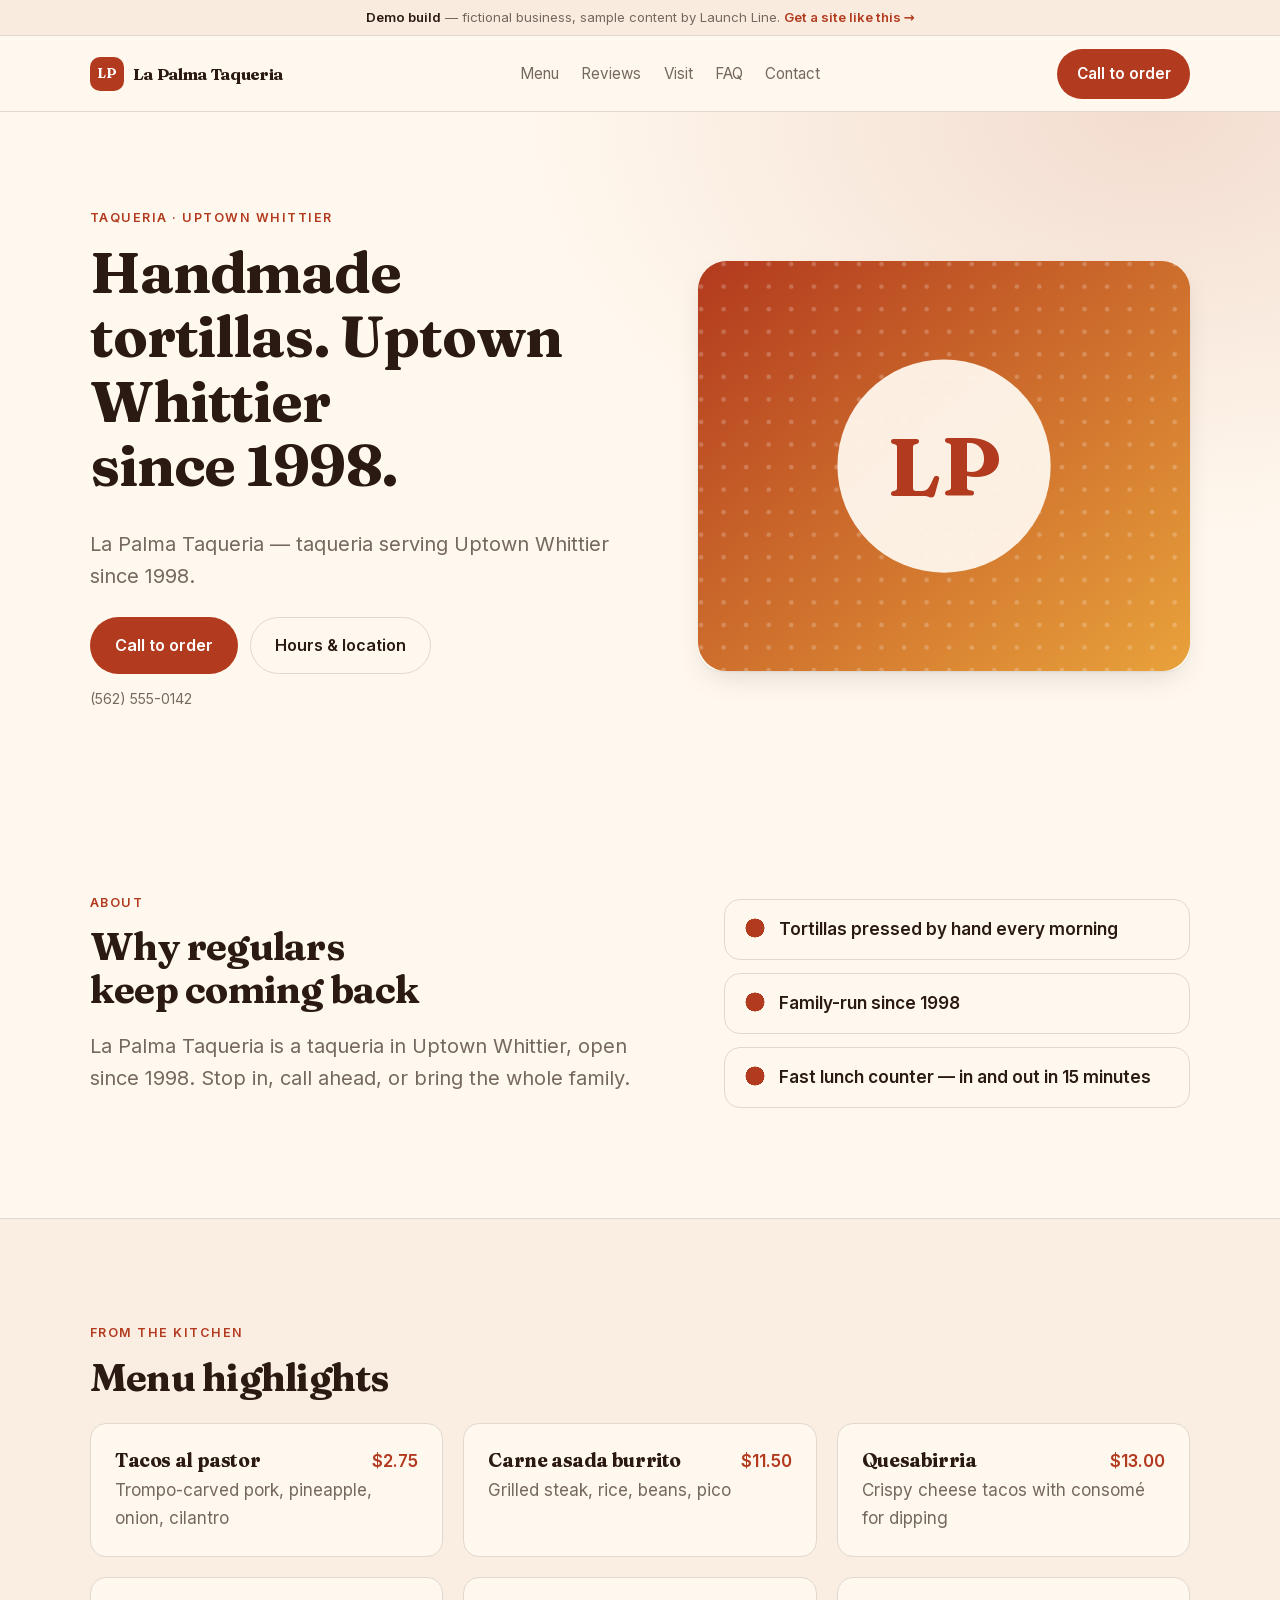
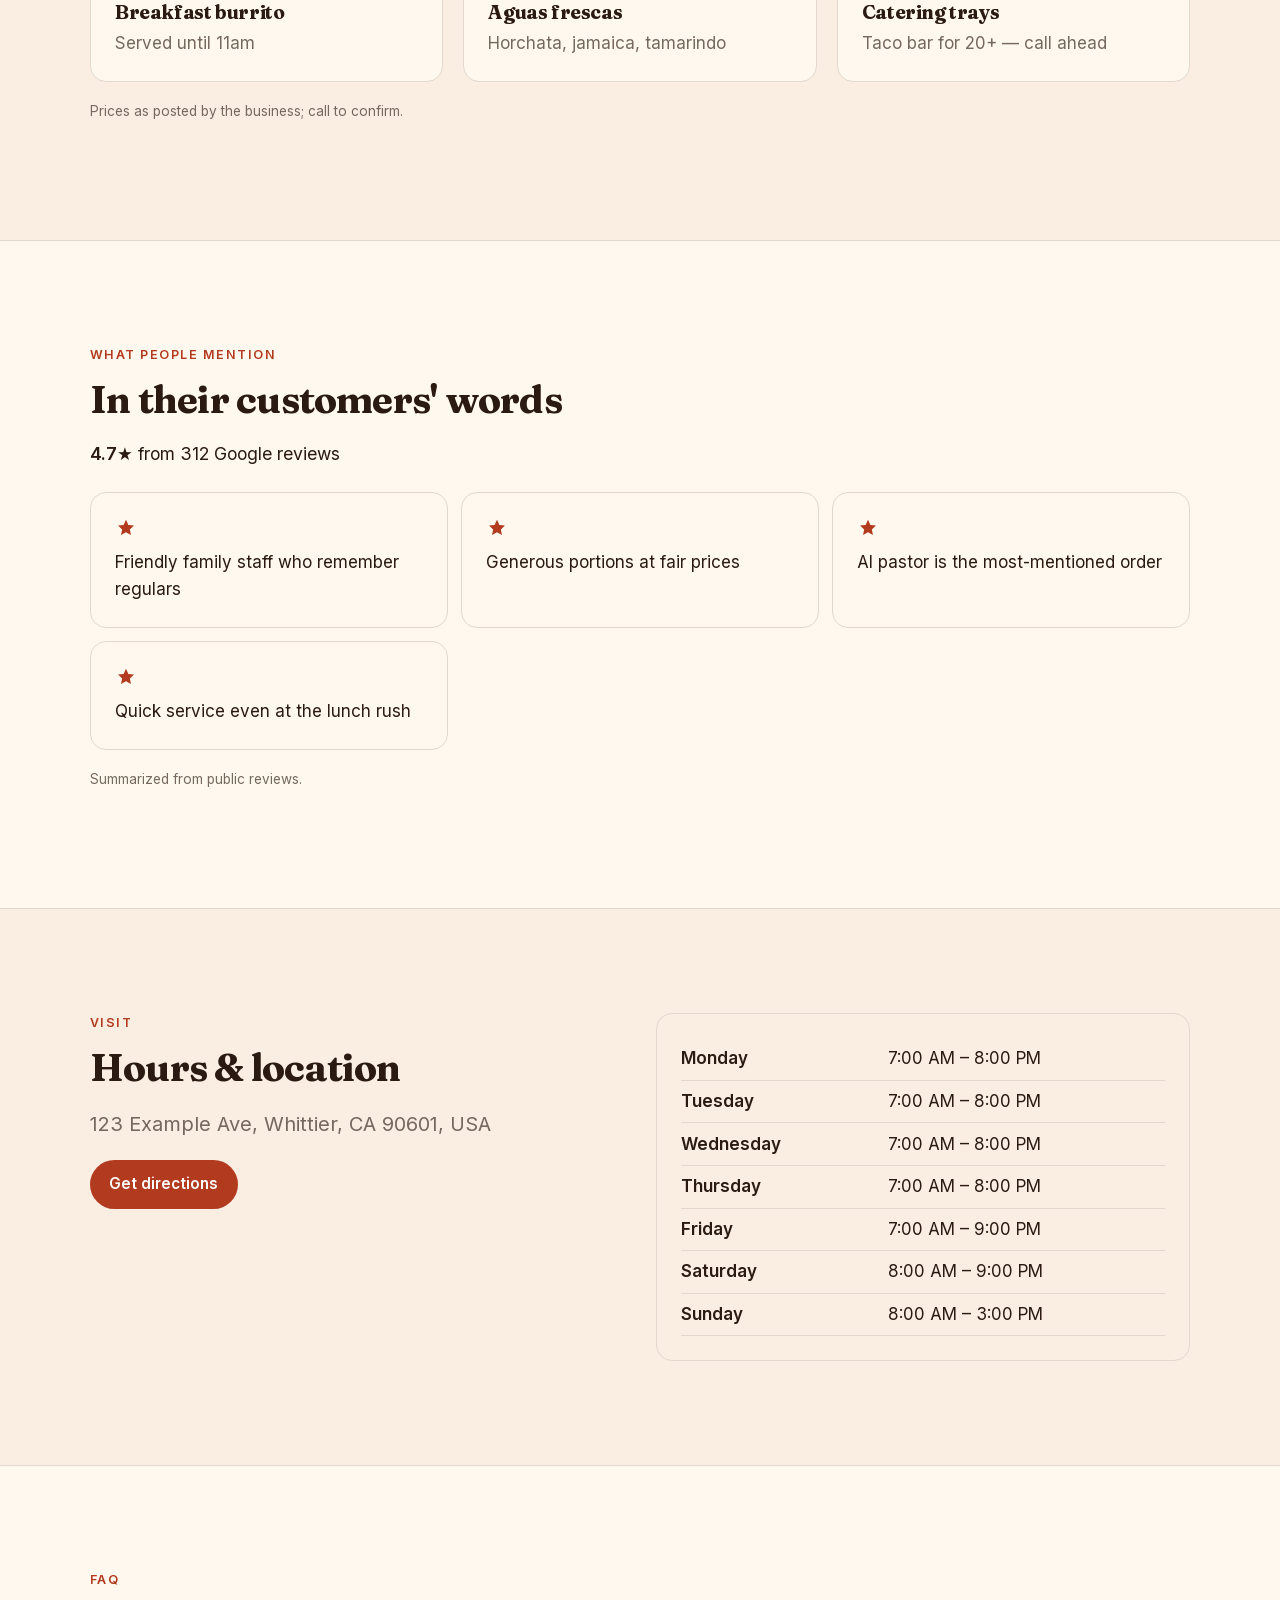
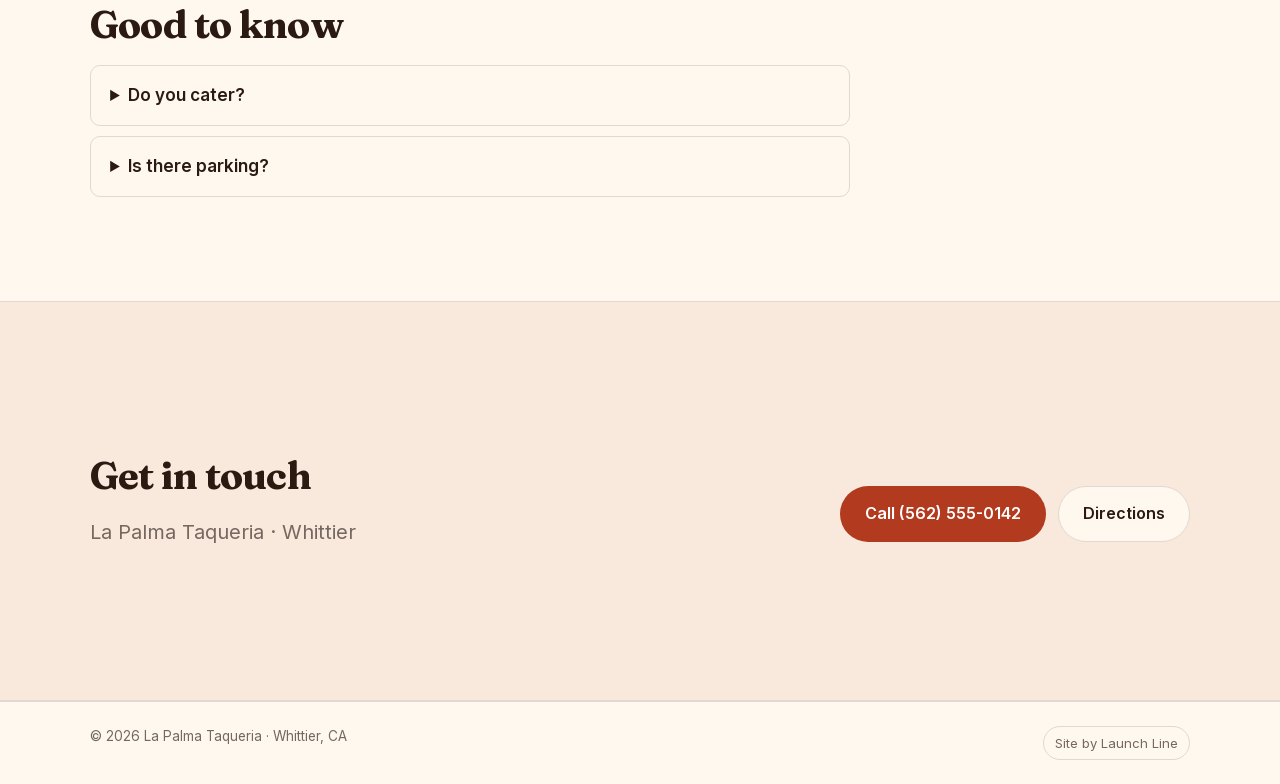
<file: demo-la-palma-taqueria/index.html>
<!doctype html>
<html lang="en">
<head>
<meta charset="utf-8">
<meta name="viewport" content="width=device-width, initial-scale=1">
<title>La Palma Taqueria · Taqueria in Whittier</title>
<meta name="description" content="La Palma Taqueria — taqueria serving Uptown Whittier since 1998.">
<meta name="robots" content="noindex, nofollow">
<meta name="theme-color" content="#B23A1E">
<meta property="og:type" content="website">
<meta property="og:title" content="La Palma Taqueria · Taqueria in Whittier">
<meta property="og:description" content="La Palma Taqueria — taqueria serving Uptown Whittier since 1998.">
<meta property="og:image" content="https://multosakalye.github.io/lwc-previews/demo-la-palma-taqueria/og.png">
<meta name="twitter:card" content="summary_large_image">
<link rel="icon" href="favicon.svg" type="image/svg+xml">
<link rel="stylesheet" href="assets/fonts.css">
<link rel="stylesheet" href="assets/base.css">
<link rel="stylesheet" href="assets/site.css">
<script type="application/ld+json">{"@context": "https://schema.org", "@type": "Restaurant", "name": "La Palma Taqueria", "address": {"@type": "PostalAddress", "addressLocality": "Whittier", "addressRegion": "CA", "addressCountry": "US", "streetAddress": "123 Example Ave"}, "telephone": "+1 562-555-0142", "geo": {"@type": "GeoCoordinates", "latitude": 33.979, "longitude": -118.032}, "url": "https://multosakalye.github.io/lwc-previews/demo-la-palma-taqueria/"}</script>
</head>
<body>
<a class="skip" href="#main">Skip to content</a>
<div class="demo-strip" role="note"><strong>Demo build</strong> — fictional business, sample content by Launch Line. <a href="https://multosakalye.github.io/launch-line/">Get a site like this →</a></div>
<nav class="nav" aria-label="Main"><div class="container nav-inner"><a class="brand" href="#hero"><span class="brand-mono" aria-hidden="true">LP</span>La Palma Taqueria</a>
<ul class="nav-links"><li><a href="#menu">Menu</a></li><li><a href="#reviews-themes">Reviews</a></li><li><a href="#hours-location">Visit</a></li><li><a href="#faq">FAQ</a></li><li><a href="#contact">Contact</a></li></ul><a class="btn btn-primary nav-cta" href="tel:+15625550142">Call to order</a></div></nav>
<main id="main">
<header class="hero" id="hero"><div class="container hero-inner"><div>
<p class="eyebrow">Taqueria · Uptown Whittier</p><h1>Handmade tortillas. Uptown Whittier since 1998.</h1><p class="lead">La Palma Taqueria — taqueria serving Uptown Whittier since 1998.</p>
<div class="hero-cta"><a class="btn btn-primary btn-lg" href="tel:+15625550142">Call to order</a><a class="btn btn-ghost btn-lg" href="#hours-location">Hours &amp; location</a></div>
<p class="hero-note">(562) 555-0142</p></div><div class="hero-media"><svg class="art" viewBox="0 0 480 400" role="img" aria-label="La Palma Taqueria brand artwork"><defs><pattern id="p" width="22" height="22" patternUnits="userSpaceOnUse"><circle cx="3" cy="3" r="2.2" fill="var(--accent-contrast)" opacity=".22"/></pattern><linearGradient id="g" x1="0" y1="0" x2="1" y2="1"><stop offset="0" stop-color="var(--accent)"/><stop offset="1" stop-color="var(--secondary)"/></linearGradient></defs><rect width="480" height="400" rx="28" fill="url(#g)"/><rect width="480" height="400" rx="28" fill="url(#p)"/><circle cx="240" cy="200" r="104" fill="var(--bg)" opacity=".94"/><text x="240" y="200" text-anchor="middle" dominant-baseline="central" font-family="var(--font-head)" font-size="80" font-weight="700" fill="var(--accent-ink)">LP</text></svg></div></div></header><section class="section" id="about"><div class="container about">
<div><p class="eyebrow">About</p><h2>Why regulars keep coming back</h2><p class="lead">La Palma Taqueria is a taqueria in Uptown Whittier, open since 1998. Stop in, call ahead, or bring the whole family.</p></div>
<ul class="points"><li class="card"><span class="tick" aria-hidden="true"></span>Tortillas pressed by hand every morning</li><li class="card"><span class="tick" aria-hidden="true"></span>Family-run since 1998</li><li class="card"><span class="tick" aria-hidden="true"></span>Fast lunch counter — in and out in 15 minutes</li></ul></div></section><section class="section alt" id="menu"><div class="container"><p class="eyebrow">From the kitchen</p>
<h2>Menu highlights</h2><div class="grid grid-3 svcs"><article class="card svc"><div class="svc-head"><h3>Tacos al pastor</h3><span class="price">$2.75</span></div><p>Trompo-carved pork, pineapple, onion, cilantro</p></article><article class="card svc"><div class="svc-head"><h3>Carne asada burrito</h3><span class="price">$11.50</span></div><p>Grilled steak, rice, beans, pico</p></article><article class="card svc"><div class="svc-head"><h3>Quesabirria</h3><span class="price">$13.00</span></div><p>Crispy cheese tacos with consomé for dipping</p></article><article class="card svc"><div class="svc-head"><h3>Breakfast burrito</h3></div><p>Served until 11am</p></article><article class="card svc"><div class="svc-head"><h3>Aguas frescas</h3></div><p>Horchata, jamaica, tamarindo</p></article><article class="card svc"><div class="svc-head"><h3>Catering trays</h3></div><p>Taco bar for 20+ — call ahead</p></article></div>
<p class="muted small">Prices as posted by the business; call to confirm.</p></div></section><section class="section" id="reviews-themes"><div class="container"><p class="eyebrow">What people mention</p>
<h2>In their customers' words</h2><p class="rating"><strong>4.7★</strong> from 312 Google reviews</p><ul class="grid grid-3 themes"><li class="card"><svg class="icon" viewBox="0 0 24 24" aria-hidden="true"><path d="M12 3l2.6 5.6 6.1.7-4.5 4.2 1.2 6L12 16.6 6.6 19.5l1.2-6L3.3 9.3l6.1-.7z" fill="currentColor"/></svg><p>Friendly family staff who remember regulars</p></li><li class="card"><svg class="icon" viewBox="0 0 24 24" aria-hidden="true"><path d="M12 3l2.6 5.6 6.1.7-4.5 4.2 1.2 6L12 16.6 6.6 19.5l1.2-6L3.3 9.3l6.1-.7z" fill="currentColor"/></svg><p>Generous portions at fair prices</p></li><li class="card"><svg class="icon" viewBox="0 0 24 24" aria-hidden="true"><path d="M12 3l2.6 5.6 6.1.7-4.5 4.2 1.2 6L12 16.6 6.6 19.5l1.2-6L3.3 9.3l6.1-.7z" fill="currentColor"/></svg><p>Al pastor is the most-mentioned order</p></li><li class="card"><svg class="icon" viewBox="0 0 24 24" aria-hidden="true"><path d="M12 3l2.6 5.6 6.1.7-4.5 4.2 1.2 6L12 16.6 6.6 19.5l1.2-6L3.3 9.3l6.1-.7z" fill="currentColor"/></svg><p>Quick service even at the lunch rush</p></li></ul>
<p class="muted small">Summarized from public reviews.</p></div></section><section class="section alt" id="hours-location"><div class="container visit">
<div><p class="eyebrow">Visit</p><h2>Hours &amp; location</h2><p class="lead">123 Example Ave, Whittier, CA 90601, USA</p>
<a class="btn btn-primary" href="https://www.google.com/maps/search/?api=1&amp;query=La%20Palma%20Taqueria%20Whittier" rel="noopener">Get directions</a></div>
<div class="card"><table class="hours"><tr><th scope="row">Monday</th><td>7:00 AM – 8:00 PM</td></tr><tr><th scope="row">Tuesday</th><td>7:00 AM – 8:00 PM</td></tr><tr><th scope="row">Wednesday</th><td>7:00 AM – 8:00 PM</td></tr><tr><th scope="row">Thursday</th><td>7:00 AM – 8:00 PM</td></tr><tr><th scope="row">Friday</th><td>7:00 AM – 9:00 PM</td></tr><tr><th scope="row">Saturday</th><td>8:00 AM – 9:00 PM</td></tr><tr><th scope="row">Sunday</th><td>8:00 AM – 3:00 PM</td></tr></table></div></div></section><section class="section" id="faq"><div class="container narrow"><p class="eyebrow">FAQ</p><h2>Good to know</h2><div class="faq"><details><summary>Do you cater?</summary><p>Yes — taco bar trays for 20 or more. Call a couple of days ahead.</p></details><details><summary>Is there parking?</summary><p>Free lot behind the building plus street parking on Greenleaf.</p></details></div></div></section><section class="section cta-band" id="contact"><div class="container">
<div><h2>Get in touch</h2><p class="lead mb-0">La Palma Taqueria · Whittier</p></div>
<div class="hero-cta"><a class="btn btn-primary btn-lg" href="tel:+15625550142">Call (562) 555-0142</a><a class="btn btn-ghost btn-lg" href="https://www.google.com/maps/search/?api=1&amp;query=La%20Palma%20Taqueria%20Whittier" rel="noopener">Directions</a></div></div></section>
</main>
<footer class="footer"><div class="container footer-bottom"><span>© 2026 La Palma Taqueria · Whittier, CA</span>
<a class="site-badge" href="https://multosakalye.github.io/launch-line/">Site by Launch Line</a></div></footer>
</body>
</html>
</file>
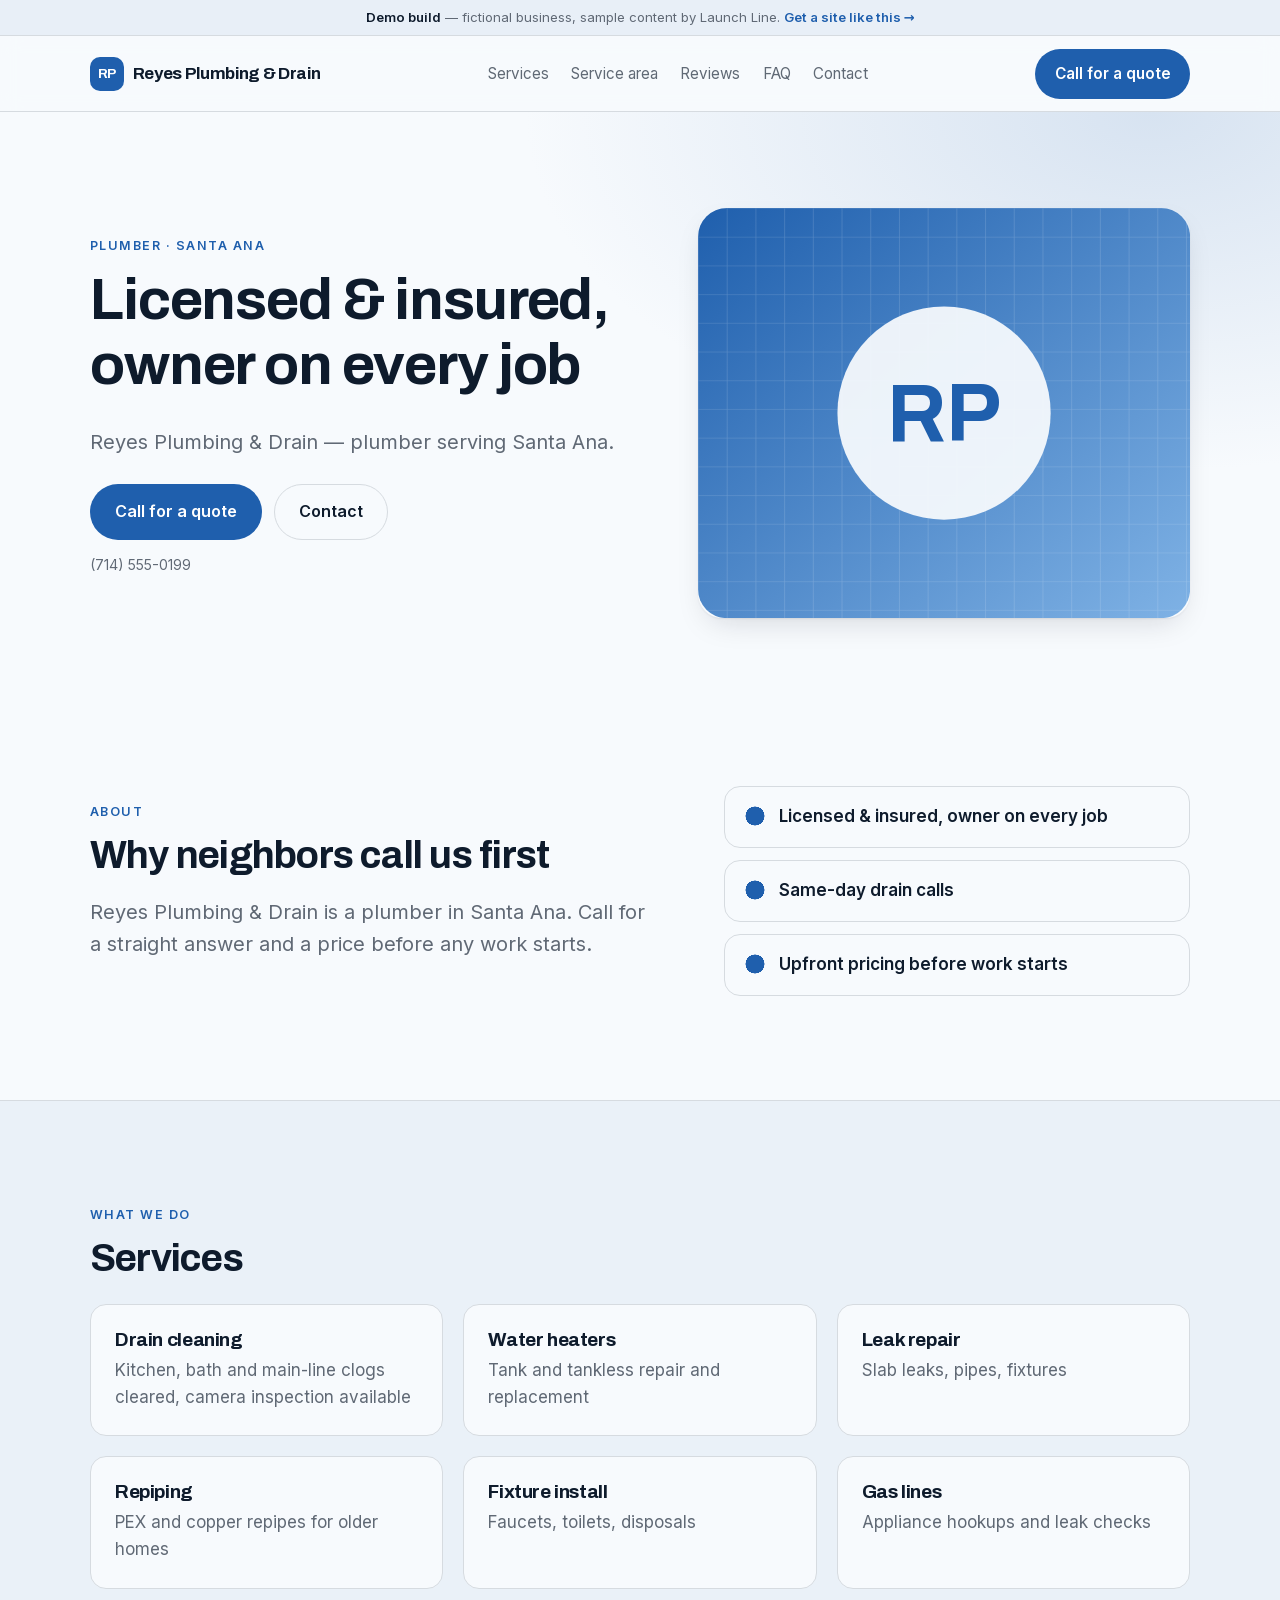
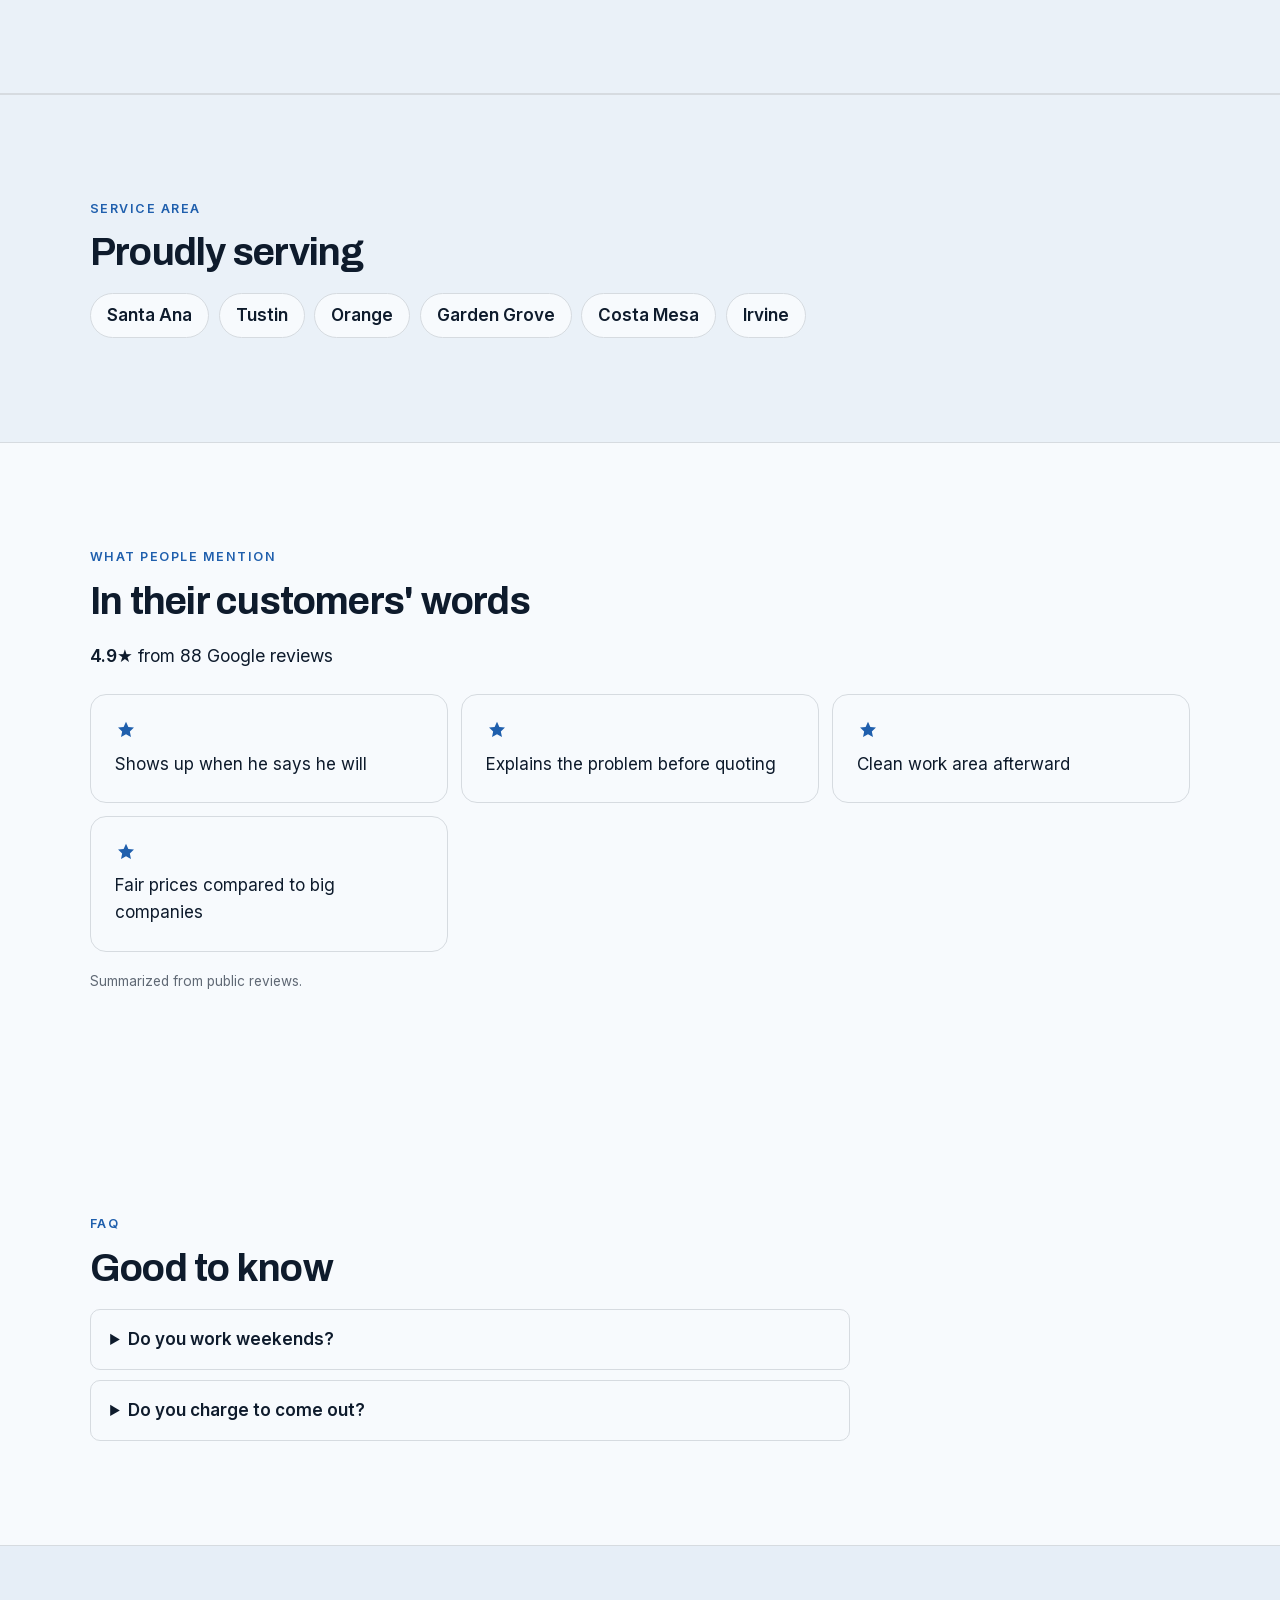
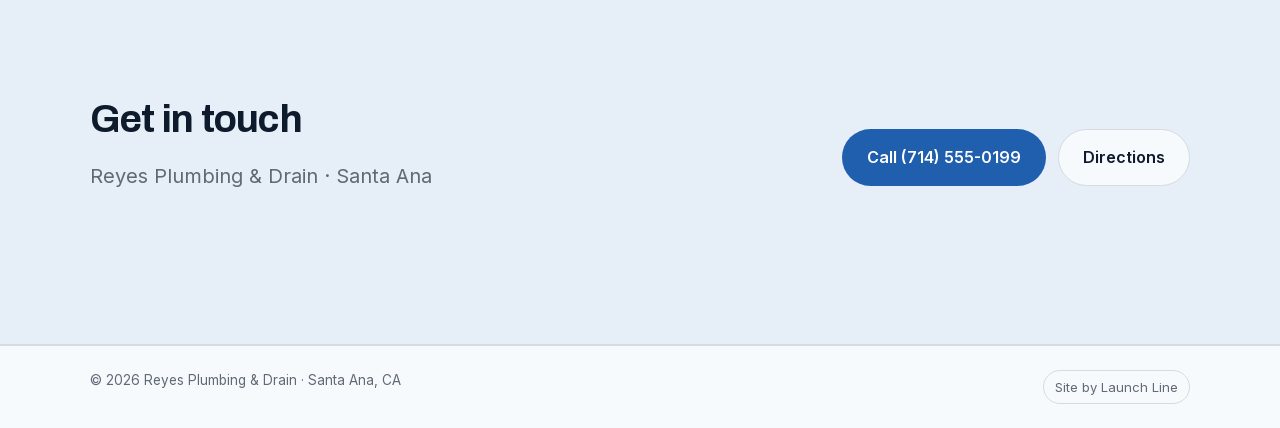
<file: demo-reyes-plumbing/index.html>
<!doctype html>
<html lang="en">
<head>
<meta charset="utf-8">
<meta name="viewport" content="width=device-width, initial-scale=1">
<title>Reyes Plumbing &amp; Drain · Plumber in Santa Ana</title>
<meta name="description" content="Reyes Plumbing &amp; Drain — plumber serving Santa Ana.">
<meta name="robots" content="noindex, nofollow">
<meta name="theme-color" content="#1F5FAD">
<meta property="og:type" content="website">
<meta property="og:title" content="Reyes Plumbing &amp; Drain · Plumber in Santa Ana">
<meta property="og:description" content="Reyes Plumbing &amp; Drain — plumber serving Santa Ana.">
<meta property="og:image" content="https://multosakalye.github.io/lwc-previews/demo-reyes-plumbing/og.png">
<meta name="twitter:card" content="summary_large_image">
<link rel="icon" href="favicon.svg" type="image/svg+xml">
<link rel="stylesheet" href="assets/fonts.css">
<link rel="stylesheet" href="assets/base.css">
<link rel="stylesheet" href="assets/site.css">
<script type="application/ld+json">{"@context": "https://schema.org", "@type": "HomeAndConstructionBusiness", "name": "Reyes Plumbing & Drain", "address": {"@type": "PostalAddress", "addressLocality": "Santa Ana", "addressRegion": "CA", "addressCountry": "US"}, "telephone": "+1 714-555-0199", "areaServed": ["Santa Ana", "Tustin", "Orange", "Garden Grove", "Costa Mesa", "Irvine"], "url": "https://multosakalye.github.io/lwc-previews/demo-reyes-plumbing/"}</script>
</head>
<body>
<a class="skip" href="#main">Skip to content</a>
<div class="demo-strip" role="note"><strong>Demo build</strong> — fictional business, sample content by Launch Line. <a href="https://multosakalye.github.io/launch-line/">Get a site like this →</a></div>
<nav class="nav" aria-label="Main"><div class="container nav-inner"><a class="brand" href="#hero"><span class="brand-mono" aria-hidden="true">RP</span>Reyes Plumbing &amp; Drain</a>
<ul class="nav-links"><li><a href="#services">Services</a></li><li><a href="#service-area">Service area</a></li><li><a href="#reviews-themes">Reviews</a></li><li><a href="#faq">FAQ</a></li><li><a href="#contact">Contact</a></li></ul><a class="btn btn-primary nav-cta" href="tel:+17145550199">Call for a quote</a></div></nav>
<main id="main">
<header class="hero" id="hero"><div class="container hero-inner"><div>
<p class="eyebrow">Plumber · Santa Ana</p><h1>Licensed &amp; insured, owner on every job</h1><p class="lead">Reyes Plumbing &amp; Drain — plumber serving Santa Ana.</p>
<div class="hero-cta"><a class="btn btn-primary btn-lg" href="tel:+17145550199">Call for a quote</a><a class="btn btn-ghost btn-lg" href="#contact">Contact</a></div>
<p class="hero-note">(714) 555-0199</p></div><div class="hero-media"><svg class="art" viewBox="0 0 480 400" role="img" aria-label="Reyes Plumbing &amp; Drain brand artwork"><defs><pattern id="p" width="28" height="28" patternUnits="userSpaceOnUse"><path d="M28 0H0V28" fill="none" stroke="var(--accent-contrast)" stroke-opacity=".2" stroke-width="1.2"/></pattern><linearGradient id="g" x1="0" y1="0" x2="1" y2="1"><stop offset="0" stop-color="var(--accent)"/><stop offset="1" stop-color="var(--secondary)"/></linearGradient></defs><rect width="480" height="400" rx="28" fill="url(#g)"/><rect width="480" height="400" rx="28" fill="url(#p)"/><circle cx="240" cy="200" r="104" fill="var(--bg)" opacity=".94"/><text x="240" y="200" text-anchor="middle" dominant-baseline="central" font-family="var(--font-head)" font-size="80" font-weight="700" fill="var(--accent-ink)">RP</text></svg></div></div></header><section class="section" id="about"><div class="container about">
<div><p class="eyebrow">About</p><h2>Why neighbors call us first</h2><p class="lead">Reyes Plumbing &amp; Drain is a plumber in Santa Ana. Call for a straight answer and a price before any work starts.</p></div>
<ul class="points"><li class="card"><span class="tick" aria-hidden="true"></span>Licensed &amp; insured, owner on every job</li><li class="card"><span class="tick" aria-hidden="true"></span>Same-day drain calls</li><li class="card"><span class="tick" aria-hidden="true"></span>Upfront pricing before work starts</li></ul></div></section><section class="section alt" id="services"><div class="container"><p class="eyebrow">What we do</p>
<h2>Services</h2><div class="grid grid-3 svcs"><article class="card svc"><div class="svc-head"><h3>Drain cleaning</h3></div><p>Kitchen, bath and main-line clogs cleared, camera inspection available</p></article><article class="card svc"><div class="svc-head"><h3>Water heaters</h3></div><p>Tank and tankless repair and replacement</p></article><article class="card svc"><div class="svc-head"><h3>Leak repair</h3></div><p>Slab leaks, pipes, fixtures</p></article><article class="card svc"><div class="svc-head"><h3>Repiping</h3></div><p>PEX and copper repipes for older homes</p></article><article class="card svc"><div class="svc-head"><h3>Fixture install</h3></div><p>Faucets, toilets, disposals</p></article><article class="card svc"><div class="svc-head"><h3>Gas lines</h3></div><p>Appliance hookups and leak checks</p></article></div>
</div></section><section class="section alt" id="service-area"><div class="container"><p class="eyebrow">Service area</p><h2>Proudly serving</h2><ul class="chips"><li>Santa Ana</li><li>Tustin</li><li>Orange</li><li>Garden Grove</li><li>Costa Mesa</li><li>Irvine</li></ul></div></section><section class="section" id="reviews-themes"><div class="container"><p class="eyebrow">What people mention</p>
<h2>In their customers' words</h2><p class="rating"><strong>4.9★</strong> from 88 Google reviews</p><ul class="grid grid-3 themes"><li class="card"><svg class="icon" viewBox="0 0 24 24" aria-hidden="true"><path d="M12 3l2.6 5.6 6.1.7-4.5 4.2 1.2 6L12 16.6 6.6 19.5l1.2-6L3.3 9.3l6.1-.7z" fill="currentColor"/></svg><p>Shows up when he says he will</p></li><li class="card"><svg class="icon" viewBox="0 0 24 24" aria-hidden="true"><path d="M12 3l2.6 5.6 6.1.7-4.5 4.2 1.2 6L12 16.6 6.6 19.5l1.2-6L3.3 9.3l6.1-.7z" fill="currentColor"/></svg><p>Explains the problem before quoting</p></li><li class="card"><svg class="icon" viewBox="0 0 24 24" aria-hidden="true"><path d="M12 3l2.6 5.6 6.1.7-4.5 4.2 1.2 6L12 16.6 6.6 19.5l1.2-6L3.3 9.3l6.1-.7z" fill="currentColor"/></svg><p>Clean work area afterward</p></li><li class="card"><svg class="icon" viewBox="0 0 24 24" aria-hidden="true"><path d="M12 3l2.6 5.6 6.1.7-4.5 4.2 1.2 6L12 16.6 6.6 19.5l1.2-6L3.3 9.3l6.1-.7z" fill="currentColor"/></svg><p>Fair prices compared to big companies</p></li></ul>
<p class="muted small">Summarized from public reviews.</p></div></section><section class="section" id="faq"><div class="container narrow"><p class="eyebrow">FAQ</p><h2>Good to know</h2><div class="faq"><details><summary>Do you work weekends?</summary><p>Yes, for emergencies — call and we&#x27;ll tell you the soonest slot.</p></details><details><summary>Do you charge to come out?</summary><p>You get a price before any work starts.</p></details></div></div></section><section class="section cta-band" id="contact"><div class="container">
<div><h2>Get in touch</h2><p class="lead mb-0">Reyes Plumbing &amp; Drain · Santa Ana</p></div>
<div class="hero-cta"><a class="btn btn-primary btn-lg" href="tel:+17145550199">Call (714) 555-0199</a><a class="btn btn-ghost btn-lg" href="https://www.google.com/maps/search/?api=1&amp;query=Reyes%20Plumbing%20%26%20Drain%20Santa%20Ana" rel="noopener">Directions</a></div></div></section>
</main>
<footer class="footer"><div class="container footer-bottom"><span>© 2026 Reyes Plumbing &amp; Drain · Santa Ana, CA</span>
<a class="site-badge" href="https://multosakalye.github.io/launch-line/">Site by Launch Line</a></div></footer>
</body>
</html>
</file>
<file: demo-la-palma-taqueria/assets/fonts.css>
@font-face {
  font-family: 'Fraunces';
  font-style: normal;
  font-weight: 600;
  font-display: swap;
  src: url(fonts/fraunces-600-normal.woff2) format('woff2');
  unicode-range: U+0000-00FF, U+0131, U+0152-0153, U+02BB-02BC, U+02C6, U+02DA, U+02DC, U+0304, U+0308, U+0329, U+2000-206F, U+20AC, U+2122, U+2191, U+2193, U+2212, U+2215, U+FEFF, U+FFFD;
}
@font-face {
  font-family: 'Fraunces';
  font-style: normal;
  font-weight: 700;
  font-display: swap;
  src: url(fonts/fraunces-700-normal.woff2) format('woff2');
  unicode-range: U+0000-00FF, U+0131, U+0152-0153, U+02BB-02BC, U+02C6, U+02DA, U+02DC, U+0304, U+0308, U+0329, U+2000-206F, U+20AC, U+2122, U+2191, U+2193, U+2212, U+2215, U+FEFF, U+FFFD;
}
@font-face {
  font-family: 'Inter';
  font-style: normal;
  font-weight: 400;
  font-display: swap;
  src: url(fonts/inter-400-normal.woff2) format('woff2');
  unicode-range: U+0000-00FF, U+0131, U+0152-0153, U+02BB-02BC, U+02C6, U+02DA, U+02DC, U+0304, U+0308, U+0329, U+2000-206F, U+20AC, U+2122, U+2191, U+2193, U+2212, U+2215, U+FEFF, U+FFFD;
}
@font-face {
  font-family: 'Inter';
  font-style: normal;
  font-weight: 600;
  font-display: swap;
  src: url(fonts/inter-600-normal.woff2) format('woff2');
  unicode-range: U+0000-00FF, U+0131, U+0152-0153, U+02BB-02BC, U+02C6, U+02DA, U+02DC, U+0304, U+0308, U+0329, U+2000-206F, U+20AC, U+2122, U+2191, U+2193, U+2212, U+2215, U+FEFF, U+FFFD;
}
</file>
<file: demo-la-palma-taqueria/assets/base.css>
/* ============================================================
   Studio Web Kit — base.css (v1)
   Structure + components. Builds override tokens in site.css.
   Static-first · no dependencies · self-contained.
   ============================================================ */

/* --- Tokens ------------------------------------------------- */
:root {
  --bg: #ffffff;
  --fg: #101223;
  --muted: #5d6172;
  --line: #e7e9f2;
  --card: #f6f7fb;
  --accent: #5b5bd6;
  --accent-contrast: #ffffff;
  --accent-soft: #ececfd;
  --ok: #0f9d6a;
  --radius-s: 10px;
  --radius: 16px;
  --radius-l: 24px;
  --maxw: 1100px;
  --font: ui-sans-serif, system-ui, -apple-system, "Segoe UI", Roboto, "Helvetica Neue", Arial, sans-serif;
  --mono: ui-monospace, SFMono-Regular, Menlo, Consolas, monospace;
  --shadow: 0 1px 2px rgba(16, 18, 35, .06), 0 12px 32px -12px rgba(16, 18, 35, .18);
}

/* --- Reset -------------------------------------------------- */
*, *::before, *::after { box-sizing: border-box; }
html { scroll-behavior: smooth; -webkit-text-size-adjust: 100%; }
body { margin: 0; font-family: var(--font); color: var(--fg); background: var(--bg); line-height: 1.6; font-size: 17px; }
img, svg, video { max-width: 100%; display: block; }
a { color: inherit; }
button, input, textarea, select { font: inherit; }

/* --- Type ---------------------------------------------------- */
h1, h2, h3, h4 { line-height: 1.12; letter-spacing: -0.02em; margin: 0 0 .5em; font-weight: 700; text-wrap: balance; }
h1 { font-size: clamp(2.1rem, 5.2vw, 3.6rem); }
h2 { font-size: clamp(1.6rem, 3.6vw, 2.4rem); }
h3 { font-size: 1.2rem; }
p { margin: 0 0 1em; }
.lead { font-size: clamp(1.05rem, 2.2vw, 1.25rem); color: var(--muted); }
.eyebrow { text-transform: uppercase; letter-spacing: .12em; font-size: .78rem; font-weight: 700; color: var(--accent); margin-bottom: 1em; }

/* --- Layout --------------------------------------------------- */
.container { width: min(var(--maxw), 100% - 3rem); margin-inline: auto; }
.section { padding: clamp(3.5rem, 9vw, 6.5rem) 0; }
.section-tight { padding: clamp(2.5rem, 6vw, 4rem) 0; }
.grid { display: grid; gap: 1.25rem; }
.grid-2 { grid-template-columns: repeat(2, 1fr); }
.grid-3 { grid-template-columns: repeat(3, 1fr); }
.grid-4 { grid-template-columns: repeat(4, 1fr); }
@media (max-width: 1000px) { .grid-4 { grid-template-columns: repeat(2, 1fr); } }
@media (max-width: 560px) { .grid-4 { grid-template-columns: 1fr; } }
@media (max-width: 860px) { .grid-2, .grid-3 { grid-template-columns: 1fr; } }
.center { text-align: center; }
.muted { color: var(--muted); }

/* --- Nav ------------------------------------------------------- */
.nav { position: sticky; top: 0; z-index: 50; backdrop-filter: blur(10px); background: color-mix(in srgb, var(--bg) 82%, transparent); border-bottom: 1px solid var(--line); }
.nav-inner { display: flex; align-items: center; justify-content: space-between; gap: 1rem; padding: .8rem 0; }
.brand { display: inline-flex; align-items: center; gap: .55rem; font-weight: 800; letter-spacing: -.02em; text-decoration: none; font-size: 1.06rem; }
.brand-mark { width: 26px; height: 26px; }
.nav-links { display: flex; gap: 1.4rem; list-style: none; margin: 0; padding: 0; font-size: .95rem; }
.nav-links a { text-decoration: none; color: var(--muted); }
.nav-links a:hover { color: var(--fg); }
@media (max-width: 720px) { .nav-links { display: none; } }

/* --- Buttons ---------------------------------------------------- */
.btn { display: inline-flex; align-items: center; justify-content: center; gap: .5rem; padding: .72rem 1.15rem; border-radius: 999px; border: 1px solid transparent; text-decoration: none; font-weight: 600; font-size: .95rem; cursor: pointer; transition: transform .06s ease, box-shadow .15s ease, background .15s ease; }
.btn:active { transform: translateY(1px); }
.btn-primary { background: var(--accent); color: var(--accent-contrast); }
.btn-primary:hover { box-shadow: 0 8px 20px -8px color-mix(in srgb, var(--accent) 60%, transparent); }
.btn-ghost { border-color: var(--line); color: var(--fg); background: var(--bg); }
.btn-ghost:hover { border-color: color-mix(in srgb, var(--fg) 25%, var(--line)); }
.btn-lg { padding: .9rem 1.5rem; font-size: 1rem; }

/* --- Hero -------------------------------------------------------- */
.hero { padding: clamp(3rem, 8vw, 6rem) 0 clamp(2.5rem, 6vw, 4rem); }
.hero-inner { display: grid; grid-template-columns: 1.05fr .95fr; gap: clamp(2rem, 5vw, 4rem); align-items: center; }
@media (max-width: 900px) { .hero-inner { grid-template-columns: 1fr; } }
.hero-cta { display: flex; gap: .75rem; flex-wrap: wrap; margin-top: 1.6rem; }
.hero-note { margin-top: .9rem; font-size: .88rem; color: var(--muted); }

/* --- Cards -------------------------------------------------------- */
.card { background: var(--card); border: 1px solid var(--line); border-radius: var(--radius); padding: 1.5rem; }
.card-plain { background: var(--bg); box-shadow: var(--shadow); border: 1px solid var(--line); }
.icon { width: 34px; height: 34px; margin-bottom: .9rem; color: var(--accent); }

/* --- Steps --------------------------------------------------------- */
.step-num { display: inline-flex; width: 30px; height: 30px; border-radius: 999px; align-items: center; justify-content: center; background: var(--accent-soft); color: var(--accent); font-weight: 700; font-size: .9rem; margin-bottom: .8rem; }

/* --- Pricing -------------------------------------------------------- */
.pricing { display: grid; grid-template-columns: repeat(3, 1fr); gap: 1.25rem; align-items: stretch; }
@media (max-width: 860px) { .pricing { grid-template-columns: 1fr; } }
.plan { display: flex; flex-direction: column; gap: .9rem; }
.plan.featured { border-color: color-mix(in srgb, var(--accent) 55%, var(--line)); box-shadow: var(--shadow); }
.plan .price { font-size: 2.1rem; font-weight: 800; letter-spacing: -.03em; }
.plan .price small { font-size: .9rem; font-weight: 500; color: var(--muted); letter-spacing: 0; }
.plan ul { list-style: none; margin: 0; padding: 0; display: grid; gap: .5rem; font-size: .95rem; color: var(--muted); }
.plan li::before { content: "\2713"; color: var(--ok); font-weight: 700; margin-right: .5rem; }
.plan .btn { margin-top: auto; }

/* --- FAQ -------------------------------------------------------------- */
.faq { display: grid; gap: .6rem; }
.faq details { border: 1px solid var(--line); border-radius: var(--radius-s); padding: 1rem 1.2rem; background: var(--bg); }
.faq summary { cursor: pointer; font-weight: 600; }
.faq details[open] { background: var(--card); }
.faq p { margin: .7rem 0 0; color: var(--muted); }

/* --- Forms -------------------------------------------------------------- */
.form { display: grid; gap: 1rem; }
.field { display: grid; gap: .35rem; }
.field label { font-weight: 600; font-size: .92rem; }
.field input, .field textarea, .field select { padding: .7rem .85rem; border: 1px solid var(--line); border-radius: var(--radius-s); background: var(--bg); }
.field input:focus, .field textarea:focus { outline: 2px solid color-mix(in srgb, var(--accent) 45%, transparent); outline-offset: 1px; border-color: var(--accent); }

/* --- CTA band -------------------------------------------------------------- */
.cta-band { background: color-mix(in srgb, var(--accent) 8%, var(--bg)); border-block: 1px solid var(--line); }
.cta-band .container { display: flex; align-items: center; justify-content: space-between; gap: 1.5rem; flex-wrap: wrap; padding-block: clamp(2rem, 5vw, 3rem); }

/* --- Footer ------------------------------------------------------------------ */
.footer { padding: 3rem 0 2.5rem; border-top: 1px solid var(--line); font-size: .93rem; }
.footer-cols { display: grid; grid-template-columns: 2fr 1fr 1fr 1fr; gap: 2rem; margin-bottom: 2rem; }
@media (max-width: 860px) { .footer-cols { grid-template-columns: 1fr 1fr; } }
.footer a { color: var(--muted); text-decoration: none; }
.footer a:hover { color: var(--fg); }
.footer ul { list-style: none; margin: 0; padding: 0; display: grid; gap: .45rem; }
.footer h3 { font-size: 1em; }
.footer-bottom { display: flex; justify-content: space-between; gap: 1rem; flex-wrap: wrap; color: var(--muted); border-top: 1px solid var(--line); padding-top: 1.5rem; font-size: .85rem; }
.site-badge { display: inline-flex; align-items: center; gap: .4rem; padding: .35rem .7rem; border: 1px solid var(--line); border-radius: 999px; font-size: .82rem; color: var(--muted); text-decoration: none; }
.demo-strip { background: color-mix(in srgb, var(--accent) 7%, var(--bg)); border-bottom: 1px solid var(--line); text-align: center; font-size: .82rem; color: var(--muted); padding: .45rem 1rem; }
.demo-strip strong { color: var(--fg); }
.demo-strip a { color: var(--accent-ink, var(--accent)); font-weight: 600; text-decoration: none; }
.demo-strip a:hover { text-decoration: underline; }

/* --- Utilities ------------------------------------------------------------------ */
.logo-row { display: flex; gap: 2rem; flex-wrap: wrap; align-items: center; justify-content: center; color: var(--muted); font-weight: 700; letter-spacing: .02em; font-size: .95rem; opacity: .9; }
.mt-0 { margin-top: 0; } .mb-0 { margin-bottom: 0; }
.sr-only { position: absolute; width: 1px; height: 1px; padding: 0; margin: -1px; overflow: hidden; clip: rect(0 0 0 0); white-space: nowrap; border: 0; }
</file>
<file: demo-la-palma-taqueria/assets/site.css>
/* generated per brief — theme lives here, structure in base.css */
:root { --bg: #FFF8EE; --fg: #2A1A12; --muted: #75685f; --line: #e1d9cf; --card: #faede2; --accent: #B23A1E; --accent-contrast: #ffffff; --accent-ink: #B23A1E; --accent-soft: #f3dccf; --secondary: #E9A23B; --accent-2: #E9A23B; --font: 'Inter', ui-sans-serif, system-ui, -apple-system, 'Segoe UI', Roboto, Arial, sans-serif; --font-head: 'Fraunces', Georgia, 'Times New Roman', serif; }
body { font-family: var(--font); }
h1, h2, h3, .brand { font-family: var(--font-head); }
.skip { position: absolute; left: -999px; top: 0; background: var(--fg); color: var(--bg); padding: .6rem 1rem; z-index: 99; }
.skip:focus { left: 1rem; }
a:focus-visible, .btn:focus-visible, summary:focus-visible { outline: 3px solid var(--accent-ink); outline-offset: 3px; }
.eyebrow { color: var(--accent-ink); }
.demo-strip a { color: var(--accent-ink); }
.brand-mono { display: inline-grid; place-items: center; width: 34px; height: 34px; border-radius: 10px; background: var(--accent); color: var(--accent-contrast); font-size: .85rem; }
.wordmark { height: 34px; width: auto; }
.nav-links a { color: var(--muted); }
@media (max-width: 520px) { .nav-cta { display: none; } }
.hero { background: radial-gradient(70% 90% at 90% 0%, var(--accent-soft), transparent 70%); }
.hero-media { margin: 0; position: relative; }
.hero-media img, .hero-media .art { width: 100%; height: auto; border-radius: var(--radius-l); box-shadow: var(--shadow); aspect-ratio: 6 / 5; object-fit: cover; }
.ph-badge { position: absolute; left: .8rem; bottom: .8rem; background: color-mix(in srgb, var(--bg) 88%, transparent); color: var(--fg); font-size: .75rem; padding: .3rem .6rem; border-radius: 999px; }
.credit { display: block; font-size: .72rem; color: var(--muted); margin-top: .4rem; }
.section.alt { background: var(--card); border-block: 1px solid var(--line); }
.about { display: grid; grid-template-columns: 1.1fr .9fr; gap: clamp(2rem, 5vw, 4rem); align-items: center; }
@media (max-width: 860px) { .about { grid-template-columns: 1fr; } }
.points, .themes { list-style: none; margin: 0; padding: 0; display: grid; gap: .8rem; }
.points .card { display: flex; gap: .8rem; align-items: flex-start; padding: 1rem 1.2rem; background: var(--bg); font-weight: 600; }
.tick { flex: none; width: 22px; height: 22px; border-radius: 999px; background: var(--accent); margin-top: .1rem;
  -webkit-mask: radial-gradient(circle, #000 60%, transparent 62%); }
.themes { margin-top: 1.5rem; }
.themes .card { background: var(--bg); }
.themes .icon { width: 22px; height: 22px; color: var(--accent-ink); margin-bottom: .6rem; }
.themes p { margin: 0; }
.rating { font-size: 1.1rem; }
.svcs { margin-top: 1.5rem; }
.svc { background: var(--bg); }
.svc-head { display: flex; justify-content: space-between; gap: 1rem; align-items: baseline; }
.svc h3 { margin: 0 0 .4rem; }
.svc p { color: var(--muted); margin: 0; }
.price { font-weight: 700; color: var(--accent-ink); white-space: nowrap; }
.small { font-size: .85rem; margin-top: 1.2rem; }
.chips { list-style: none; padding: 0; margin: 1.2rem 0 0; display: flex; flex-wrap: wrap; gap: .6rem; }
.chips li { padding: .5rem 1rem; border-radius: 999px; background: var(--bg); border: 1px solid var(--line); font-weight: 600; }
.visit { display: grid; grid-template-columns: 1fr 1fr; gap: 2rem; align-items: start; }
@media (max-width: 860px) { .visit { grid-template-columns: 1fr; } }
.hours { width: 100%; border-collapse: collapse; }
.hours th, .hours td { text-align: left; padding: .45rem 0; border-bottom: 1px solid var(--line); }
.hours th { font-weight: 600; padding-right: 1rem; }
.narrow > * { max-width: 760px; }
.gallery { display: grid; grid-template-columns: repeat(auto-fill, minmax(240px, 1fr)); gap: 1rem; margin-top: 1.5rem; }
.g-item { margin: 0; position: relative; }
.g-item img { border-radius: var(--radius); aspect-ratio: 4 / 3; object-fit: cover; width: 100%; height: auto; }
.socials { list-style: none; padding: 0; margin: 1rem 0 0; display: flex; gap: 1rem; }
.socials a { color: var(--accent-ink); font-weight: 600; }
.footer { padding: 1.5rem 0; }
.footer-bottom { border-top: 0; padding-top: 0; }
</file>
<file: demo-reyes-plumbing/assets/fonts.css>
@font-face {
  font-family: 'Archivo';
  font-style: normal;
  font-weight: 600;
  font-stretch: 100%;
  font-display: swap;
  src: url(fonts/archivo-600-normal.woff2) format('woff2');
  unicode-range: U+0000-00FF, U+0131, U+0152-0153, U+02BB-02BC, U+02C6, U+02DA, U+02DC, U+0304, U+0308, U+0329, U+2000-206F, U+20AC, U+2122, U+2191, U+2193, U+2212, U+2215, U+FEFF, U+FFFD;
}
@font-face {
  font-family: 'Archivo';
  font-style: normal;
  font-weight: 700;
  font-stretch: 100%;
  font-display: swap;
  src: url(fonts/archivo-700-normal.woff2) format('woff2');
  unicode-range: U+0000-00FF, U+0131, U+0152-0153, U+02BB-02BC, U+02C6, U+02DA, U+02DC, U+0304, U+0308, U+0329, U+2000-206F, U+20AC, U+2122, U+2191, U+2193, U+2212, U+2215, U+FEFF, U+FFFD;
}
@font-face {
  font-family: 'Inter';
  font-style: normal;
  font-weight: 400;
  font-display: swap;
  src: url(fonts/inter-400-normal.woff2) format('woff2');
  unicode-range: U+0000-00FF, U+0131, U+0152-0153, U+02BB-02BC, U+02C6, U+02DA, U+02DC, U+0304, U+0308, U+0329, U+2000-206F, U+20AC, U+2122, U+2191, U+2193, U+2212, U+2215, U+FEFF, U+FFFD;
}
@font-face {
  font-family: 'Inter';
  font-style: normal;
  font-weight: 600;
  font-display: swap;
  src: url(fonts/inter-600-normal.woff2) format('woff2');
  unicode-range: U+0000-00FF, U+0131, U+0152-0153, U+02BB-02BC, U+02C6, U+02DA, U+02DC, U+0304, U+0308, U+0329, U+2000-206F, U+20AC, U+2122, U+2191, U+2193, U+2212, U+2215, U+FEFF, U+FFFD;
}
</file>
<file: demo-reyes-plumbing/assets/base.css>
/* ============================================================
   Studio Web Kit — base.css (v1)
   Structure + components. Builds override tokens in site.css.
   Static-first · no dependencies · self-contained.
   ============================================================ */

/* --- Tokens ------------------------------------------------- */
:root {
  --bg: #ffffff;
  --fg: #101223;
  --muted: #5d6172;
  --line: #e7e9f2;
  --card: #f6f7fb;
  --accent: #5b5bd6;
  --accent-contrast: #ffffff;
  --accent-soft: #ececfd;
  --ok: #0f9d6a;
  --radius-s: 10px;
  --radius: 16px;
  --radius-l: 24px;
  --maxw: 1100px;
  --font: ui-sans-serif, system-ui, -apple-system, "Segoe UI", Roboto, "Helvetica Neue", Arial, sans-serif;
  --mono: ui-monospace, SFMono-Regular, Menlo, Consolas, monospace;
  --shadow: 0 1px 2px rgba(16, 18, 35, .06), 0 12px 32px -12px rgba(16, 18, 35, .18);
}

/* --- Reset -------------------------------------------------- */
*, *::before, *::after { box-sizing: border-box; }
html { scroll-behavior: smooth; -webkit-text-size-adjust: 100%; }
body { margin: 0; font-family: var(--font); color: var(--fg); background: var(--bg); line-height: 1.6; font-size: 17px; }
img, svg, video { max-width: 100%; display: block; }
a { color: inherit; }
button, input, textarea, select { font: inherit; }

/* --- Type ---------------------------------------------------- */
h1, h2, h3, h4 { line-height: 1.12; letter-spacing: -0.02em; margin: 0 0 .5em; font-weight: 700; text-wrap: balance; }
h1 { font-size: clamp(2.1rem, 5.2vw, 3.6rem); }
h2 { font-size: clamp(1.6rem, 3.6vw, 2.4rem); }
h3 { font-size: 1.2rem; }
p { margin: 0 0 1em; }
.lead { font-size: clamp(1.05rem, 2.2vw, 1.25rem); color: var(--muted); }
.eyebrow { text-transform: uppercase; letter-spacing: .12em; font-size: .78rem; font-weight: 700; color: var(--accent); margin-bottom: 1em; }

/* --- Layout --------------------------------------------------- */
.container { width: min(var(--maxw), 100% - 3rem); margin-inline: auto; }
.section { padding: clamp(3.5rem, 9vw, 6.5rem) 0; }
.section-tight { padding: clamp(2.5rem, 6vw, 4rem) 0; }
.grid { display: grid; gap: 1.25rem; }
.grid-2 { grid-template-columns: repeat(2, 1fr); }
.grid-3 { grid-template-columns: repeat(3, 1fr); }
.grid-4 { grid-template-columns: repeat(4, 1fr); }
@media (max-width: 1000px) { .grid-4 { grid-template-columns: repeat(2, 1fr); } }
@media (max-width: 560px) { .grid-4 { grid-template-columns: 1fr; } }
@media (max-width: 860px) { .grid-2, .grid-3 { grid-template-columns: 1fr; } }
.center { text-align: center; }
.muted { color: var(--muted); }

/* --- Nav ------------------------------------------------------- */
.nav { position: sticky; top: 0; z-index: 50; backdrop-filter: blur(10px); background: color-mix(in srgb, var(--bg) 82%, transparent); border-bottom: 1px solid var(--line); }
.nav-inner { display: flex; align-items: center; justify-content: space-between; gap: 1rem; padding: .8rem 0; }
.brand { display: inline-flex; align-items: center; gap: .55rem; font-weight: 800; letter-spacing: -.02em; text-decoration: none; font-size: 1.06rem; }
.brand-mark { width: 26px; height: 26px; }
.nav-links { display: flex; gap: 1.4rem; list-style: none; margin: 0; padding: 0; font-size: .95rem; }
.nav-links a { text-decoration: none; color: var(--muted); }
.nav-links a:hover { color: var(--fg); }
@media (max-width: 720px) { .nav-links { display: none; } }

/* --- Buttons ---------------------------------------------------- */
.btn { display: inline-flex; align-items: center; justify-content: center; gap: .5rem; padding: .72rem 1.15rem; border-radius: 999px; border: 1px solid transparent; text-decoration: none; font-weight: 600; font-size: .95rem; cursor: pointer; transition: transform .06s ease, box-shadow .15s ease, background .15s ease; }
.btn:active { transform: translateY(1px); }
.btn-primary { background: var(--accent); color: var(--accent-contrast); }
.btn-primary:hover { box-shadow: 0 8px 20px -8px color-mix(in srgb, var(--accent) 60%, transparent); }
.btn-ghost { border-color: var(--line); color: var(--fg); background: var(--bg); }
.btn-ghost:hover { border-color: color-mix(in srgb, var(--fg) 25%, var(--line)); }
.btn-lg { padding: .9rem 1.5rem; font-size: 1rem; }

/* --- Hero -------------------------------------------------------- */
.hero { padding: clamp(3rem, 8vw, 6rem) 0 clamp(2.5rem, 6vw, 4rem); }
.hero-inner { display: grid; grid-template-columns: 1.05fr .95fr; gap: clamp(2rem, 5vw, 4rem); align-items: center; }
@media (max-width: 900px) { .hero-inner { grid-template-columns: 1fr; } }
.hero-cta { display: flex; gap: .75rem; flex-wrap: wrap; margin-top: 1.6rem; }
.hero-note { margin-top: .9rem; font-size: .88rem; color: var(--muted); }

/* --- Cards -------------------------------------------------------- */
.card { background: var(--card); border: 1px solid var(--line); border-radius: var(--radius); padding: 1.5rem; }
.card-plain { background: var(--bg); box-shadow: var(--shadow); border: 1px solid var(--line); }
.icon { width: 34px; height: 34px; margin-bottom: .9rem; color: var(--accent); }

/* --- Steps --------------------------------------------------------- */
.step-num { display: inline-flex; width: 30px; height: 30px; border-radius: 999px; align-items: center; justify-content: center; background: var(--accent-soft); color: var(--accent); font-weight: 700; font-size: .9rem; margin-bottom: .8rem; }

/* --- Pricing -------------------------------------------------------- */
.pricing { display: grid; grid-template-columns: repeat(3, 1fr); gap: 1.25rem; align-items: stretch; }
@media (max-width: 860px) { .pricing { grid-template-columns: 1fr; } }
.plan { display: flex; flex-direction: column; gap: .9rem; }
.plan.featured { border-color: color-mix(in srgb, var(--accent) 55%, var(--line)); box-shadow: var(--shadow); }
.plan .price { font-size: 2.1rem; font-weight: 800; letter-spacing: -.03em; }
.plan .price small { font-size: .9rem; font-weight: 500; color: var(--muted); letter-spacing: 0; }
.plan ul { list-style: none; margin: 0; padding: 0; display: grid; gap: .5rem; font-size: .95rem; color: var(--muted); }
.plan li::before { content: "\2713"; color: var(--ok); font-weight: 700; margin-right: .5rem; }
.plan .btn { margin-top: auto; }

/* --- FAQ -------------------------------------------------------------- */
.faq { display: grid; gap: .6rem; }
.faq details { border: 1px solid var(--line); border-radius: var(--radius-s); padding: 1rem 1.2rem; background: var(--bg); }
.faq summary { cursor: pointer; font-weight: 600; }
.faq details[open] { background: var(--card); }
.faq p { margin: .7rem 0 0; color: var(--muted); }

/* --- Forms -------------------------------------------------------------- */
.form { display: grid; gap: 1rem; }
.field { display: grid; gap: .35rem; }
.field label { font-weight: 600; font-size: .92rem; }
.field input, .field textarea, .field select { padding: .7rem .85rem; border: 1px solid var(--line); border-radius: var(--radius-s); background: var(--bg); }
.field input:focus, .field textarea:focus { outline: 2px solid color-mix(in srgb, var(--accent) 45%, transparent); outline-offset: 1px; border-color: var(--accent); }

/* --- CTA band -------------------------------------------------------------- */
.cta-band { background: color-mix(in srgb, var(--accent) 8%, var(--bg)); border-block: 1px solid var(--line); }
.cta-band .container { display: flex; align-items: center; justify-content: space-between; gap: 1.5rem; flex-wrap: wrap; padding-block: clamp(2rem, 5vw, 3rem); }

/* --- Footer ------------------------------------------------------------------ */
.footer { padding: 3rem 0 2.5rem; border-top: 1px solid var(--line); font-size: .93rem; }
.footer-cols { display: grid; grid-template-columns: 2fr 1fr 1fr 1fr; gap: 2rem; margin-bottom: 2rem; }
@media (max-width: 860px) { .footer-cols { grid-template-columns: 1fr 1fr; } }
.footer a { color: var(--muted); text-decoration: none; }
.footer a:hover { color: var(--fg); }
.footer ul { list-style: none; margin: 0; padding: 0; display: grid; gap: .45rem; }
.footer h3 { font-size: 1em; }
.footer-bottom { display: flex; justify-content: space-between; gap: 1rem; flex-wrap: wrap; color: var(--muted); border-top: 1px solid var(--line); padding-top: 1.5rem; font-size: .85rem; }
.site-badge { display: inline-flex; align-items: center; gap: .4rem; padding: .35rem .7rem; border: 1px solid var(--line); border-radius: 999px; font-size: .82rem; color: var(--muted); text-decoration: none; }
.demo-strip { background: color-mix(in srgb, var(--accent) 7%, var(--bg)); border-bottom: 1px solid var(--line); text-align: center; font-size: .82rem; color: var(--muted); padding: .45rem 1rem; }
.demo-strip strong { color: var(--fg); }
.demo-strip a { color: var(--accent-ink, var(--accent)); font-weight: 600; text-decoration: none; }
.demo-strip a:hover { text-decoration: underline; }

/* --- Utilities ------------------------------------------------------------------ */
.logo-row { display: flex; gap: 2rem; flex-wrap: wrap; align-items: center; justify-content: center; color: var(--muted); font-weight: 700; letter-spacing: .02em; font-size: .95rem; opacity: .9; }
.mt-0 { margin-top: 0; } .mb-0 { margin-bottom: 0; }
.sr-only { position: absolute; width: 1px; height: 1px; padding: 0; margin: -1px; overflow: hidden; clip: rect(0 0 0 0); white-space: nowrap; border: 0; }
</file>
<file: demo-reyes-plumbing/assets/site.css>
/* generated per brief — theme lives here, structure in base.css */
:root { --bg: #F7FAFD; --fg: #0E1B2C; --muted: #606975; --line: #d6dbe0; --card: #eaf1f8; --accent: #1F5FAD; --accent-contrast: #ffffff; --accent-ink: #1F5FAD; --accent-soft: #d7e3f1; --secondary: #7FB2E5; --accent-2: #7FB2E5; --font: 'Inter', ui-sans-serif, system-ui, -apple-system, 'Segoe UI', Roboto, Arial, sans-serif; --font-head: 'Archivo', ui-sans-serif, system-ui, -apple-system, 'Segoe UI', Roboto, Arial, sans-serif; }
body { font-family: var(--font); }
h1, h2, h3, .brand { font-family: var(--font-head); }
.skip { position: absolute; left: -999px; top: 0; background: var(--fg); color: var(--bg); padding: .6rem 1rem; z-index: 99; }
.skip:focus { left: 1rem; }
a:focus-visible, .btn:focus-visible, summary:focus-visible { outline: 3px solid var(--accent-ink); outline-offset: 3px; }
.eyebrow { color: var(--accent-ink); }
.demo-strip a { color: var(--accent-ink); }
.brand-mono { display: inline-grid; place-items: center; width: 34px; height: 34px; border-radius: 10px; background: var(--accent); color: var(--accent-contrast); font-size: .85rem; }
.wordmark { height: 34px; width: auto; }
.nav-links a { color: var(--muted); }
@media (max-width: 520px) { .nav-cta { display: none; } }
.hero { background: radial-gradient(70% 90% at 90% 0%, var(--accent-soft), transparent 70%); }
.hero-media { margin: 0; position: relative; }
.hero-media img, .hero-media .art { width: 100%; height: auto; border-radius: var(--radius-l); box-shadow: var(--shadow); aspect-ratio: 6 / 5; object-fit: cover; }
.ph-badge { position: absolute; left: .8rem; bottom: .8rem; background: color-mix(in srgb, var(--bg) 88%, transparent); color: var(--fg); font-size: .75rem; padding: .3rem .6rem; border-radius: 999px; }
.credit { display: block; font-size: .72rem; color: var(--muted); margin-top: .4rem; }
.section.alt { background: var(--card); border-block: 1px solid var(--line); }
.about { display: grid; grid-template-columns: 1.1fr .9fr; gap: clamp(2rem, 5vw, 4rem); align-items: center; }
@media (max-width: 860px) { .about { grid-template-columns: 1fr; } }
.points, .themes { list-style: none; margin: 0; padding: 0; display: grid; gap: .8rem; }
.points .card { display: flex; gap: .8rem; align-items: flex-start; padding: 1rem 1.2rem; background: var(--bg); font-weight: 600; }
.tick { flex: none; width: 22px; height: 22px; border-radius: 999px; background: var(--accent); margin-top: .1rem;
  -webkit-mask: radial-gradient(circle, #000 60%, transparent 62%); }
.themes { margin-top: 1.5rem; }
.themes .card { background: var(--bg); }
.themes .icon { width: 22px; height: 22px; color: var(--accent-ink); margin-bottom: .6rem; }
.themes p { margin: 0; }
.rating { font-size: 1.1rem; }
.svcs { margin-top: 1.5rem; }
.svc { background: var(--bg); }
.svc-head { display: flex; justify-content: space-between; gap: 1rem; align-items: baseline; }
.svc h3 { margin: 0 0 .4rem; }
.svc p { color: var(--muted); margin: 0; }
.price { font-weight: 700; color: var(--accent-ink); white-space: nowrap; }
.small { font-size: .85rem; margin-top: 1.2rem; }
.chips { list-style: none; padding: 0; margin: 1.2rem 0 0; display: flex; flex-wrap: wrap; gap: .6rem; }
.chips li { padding: .5rem 1rem; border-radius: 999px; background: var(--bg); border: 1px solid var(--line); font-weight: 600; }
.visit { display: grid; grid-template-columns: 1fr 1fr; gap: 2rem; align-items: start; }
@media (max-width: 860px) { .visit { grid-template-columns: 1fr; } }
.hours { width: 100%; border-collapse: collapse; }
.hours th, .hours td { text-align: left; padding: .45rem 0; border-bottom: 1px solid var(--line); }
.hours th { font-weight: 600; padding-right: 1rem; }
.narrow > * { max-width: 760px; }
.gallery { display: grid; grid-template-columns: repeat(auto-fill, minmax(240px, 1fr)); gap: 1rem; margin-top: 1.5rem; }
.g-item { margin: 0; position: relative; }
.g-item img { border-radius: var(--radius); aspect-ratio: 4 / 3; object-fit: cover; width: 100%; height: auto; }
.socials { list-style: none; padding: 0; margin: 1rem 0 0; display: flex; gap: 1rem; }
.socials a { color: var(--accent-ink); font-weight: 600; }
.footer { padding: 1.5rem 0; }
.footer-bottom { border-top: 0; padding-top: 0; }
</file>
